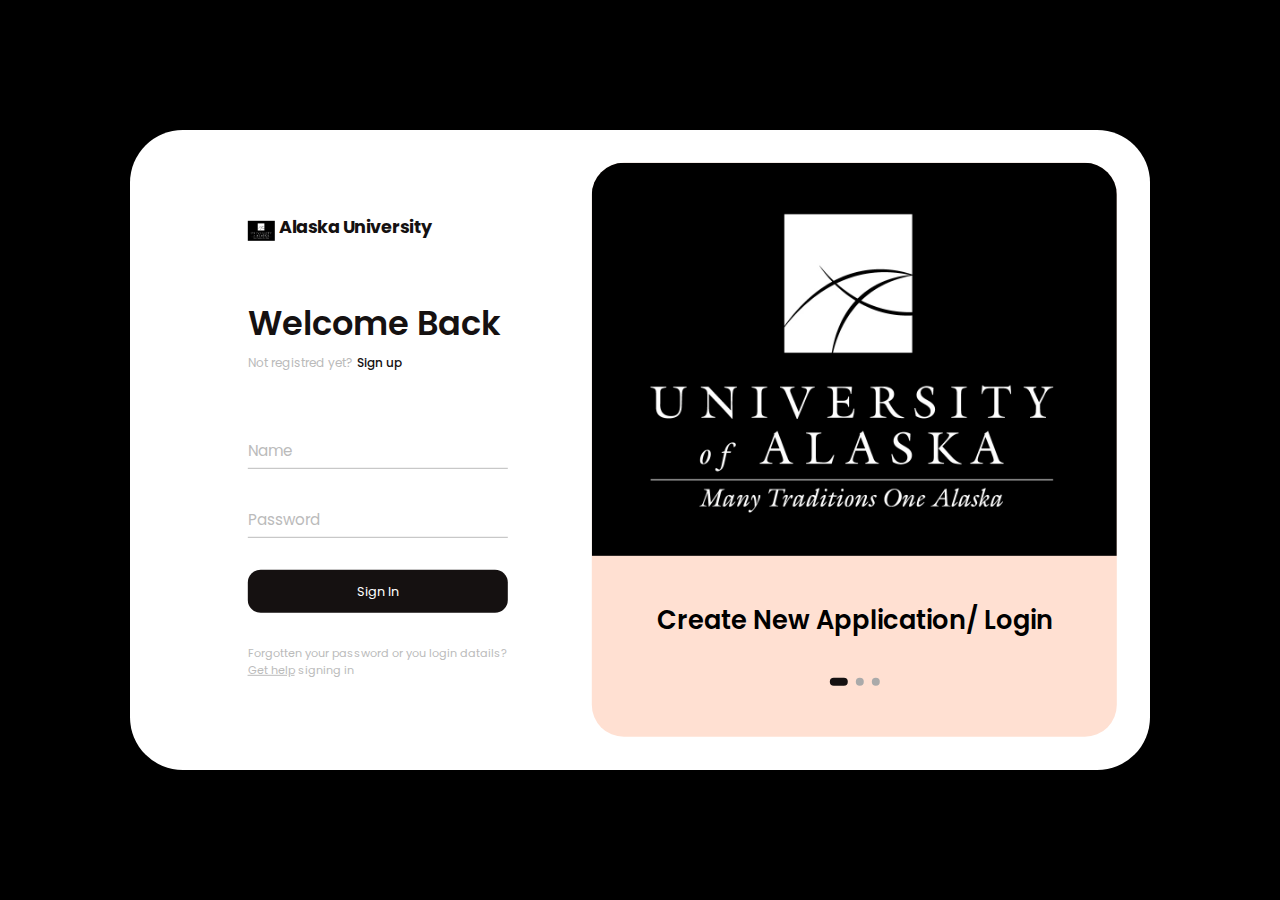
<file: index.html>
<!DOCTYPE html>
<html lang="en">
  <head>
    <meta charset="UTF-8" />
    <meta http-equiv="X-UA-Compatible" content="IE=edge" />
    <meta name="viewport" content="width=device-width, initial-scale=1.0" />
    <title>Alaska Unversity Sign in & Sign up Form</title>
    <link rel="stylesheet" href="style.css" />
  </head>
  <body>
    <main>
      <div class="box">
        <div class="inner-box">
          <div class="forms-wrap">
            <form action="index.html" autocomplete="off" class="sign-in-form">
              <div class="logo">
                <img src="./img/b_wrev.jpg" alt="easyclass" />
                <h4>Alaska University</h4>
              </div>

              <div class="heading">
                <h2>Welcome Back</h2>
                <h6>Not registred yet?</h6>
                <a href="#" class="toggle">Sign up</a>
              </div>

              <div class="actual-form">
                <div class="input-wrap">
                  <input
                    type="text"
                    minlength="4"
                    class="input-field name-field"
                    autocomplete="off"
                    required
                  />
                  <label>Name</label>
                </div>

                <div class="input-wrap">
                  <input
                    type="password"
                    minlength="4"
                    class="input-field password-field"
                    autocomplete="off"
                    required
                  />
                  <label>Password</label>
                </div>

                <input type="submit" value="Sign In" class="sign-btn" />

                <p class="text">
                  Forgotten your password or you login datails?
                  <a href="#">Get help</a> signing in
                </p>
              </div>
            </form>

            <form action="index.html" autocomplete="off" class="sign-up-form">
              <div class="logo">
                <img src="./img/b_wrev.jpg" alt="easyclass" />
                <h4>Alaska University</h4>
              </div>

              <div class="heading">
                <h2>Get Started</h2>
                <h6>Already have an account?</h6>
                <a href="#" class="toggle">Sign in</a>
              </div>

              <div class="actual-form">
                <div class="input-wrap">
                  <input
                    type="text"
                    minlength="4"
                    class="input-field name-field"
                    autocomplete="off"
                    required
                  />
                  <label>Name</label>
                </div>

                <div class="input-wrap">
                  <input
                    type="email"
                    class="input-field password-field"
                    autocomplete="off"
                    required
                  />
                  <label>Email</label>
                </div>

                <div class="input-wrap">
                  <input
                    type="password"
                    minlength="4"
                    class="input-field"
                    autocomplete="off"
                    required
                  />
                  <label>Password</label>
                </div>

                <input type="submit" value="Sign Up" class="sign-btn" />

                <p class="text">
                  By signing up, I agree to the
                  <a href="#">Terms of Services</a> and
                  <a href="#">Privacy Policy</a>
                </p>
              </div>
            </form>
          </div>

          <div class="carousel">
            <div class="images-wrapper">
              <img src="./img/b_wrev.jpg" class="image img-1 show" alt="" />
              <img src="./img/images.jpeg" class="image img-2" alt="" />
              <img src="./img/image3.png" class="image img-3" alt="" />
            </div>

            <div class="text-slider">
              <div class="text-wrap">
                <div class="text-group">
                  <h2>Create New Application/ Login</h2>
                  <h2>Customize as you like</h2>
                  <h2>Invite students to your class</h2>
                </div>
              </div>

              <div class="bullets">
                <span class="active" data-value="1"></span>
                <span data-value="2"></span>
                <span data-value="3"></span>
              </div>
            </div>
          </div>
        </div>
      </div>
    </main>
    
    <!-- Javascript file -->

    <script src="app.js"></script>
  </body>
</html>
</file>
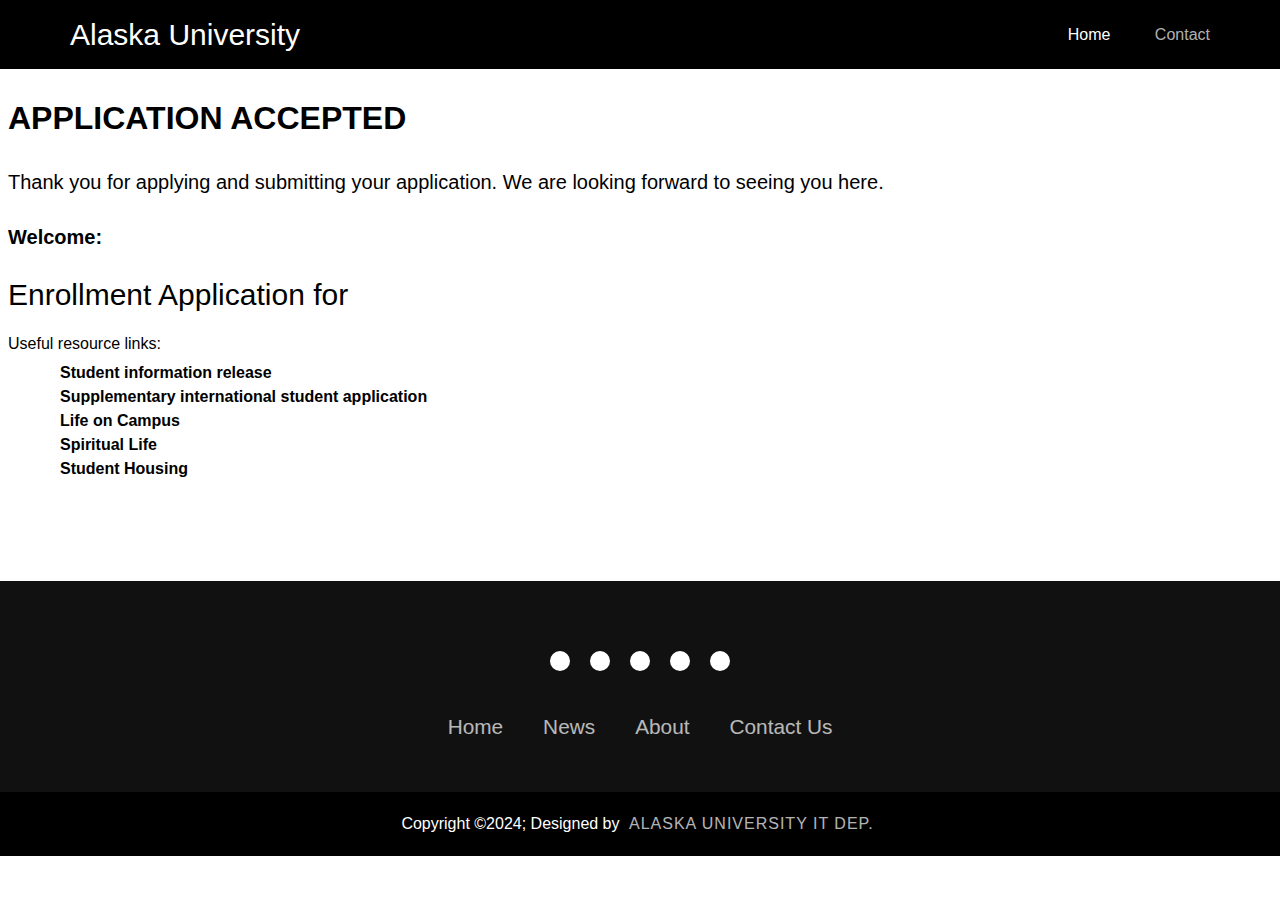
<file: display.html>
<!DOCTYPE html>
<html lang="en">
<head>
  <title>AU admission page</title>
  <meta charset="utf-8">
  <meta name="viewport" content="width=device-width, initial-scale=1">
  <link rel="stylesheet" href="/styledisp.css">
  <link rel="stylesheet" href="https://cdnjs.cloudflare.com/ajax/libs/font-awesome/6.5.1/css/all.min.css" integrity="sha512-DTOQO9RWCH3ppGqcWaEA1BIZOC6xxalwEsw9c2QQeAIftl+Vegovlnee1c9QX4TctnWMn13TZye+giMm8e2LwA==" crossorigin="anonymous" referrerpolicy="no-referrer" />
</head>
<body>


 <header class="header">
    <div class="container">
        <div class="row align-items-center justify-content-between">
           <div class="logo">
             <a href="https://www.uaa.alaska.edu/">Alaska University</a>
           </div>
           <input type="checkbox" id="nav-check">
           <label for="nav-check" class="nav-toggler">
              <span></span>
           </label>
           <nav class="nav">
              <ul>
                 <li><a href="https://www.uaa.alaska.edu/" class="active">Home</a></li>
                
                 
                 <li><a href="https://www.uaa.alaska.edu/">contact</a></li>
              </ul>
           </nav>
        </div>
    </div>
 </header>

 <div class="body" >
    <h1 class="first">APPLICATION ACCEPTED</h1>
    <p class="second" style="font-size: 20px;">Thank you for applying and submitting your application. 
        We are looking forward to seeing you here.
     </p>
     <h4 class="third" style="font-size: 20px;">Welcome:</h2>
        <ul class="fifth">
            <li style="font-size: 30px;">Enrollment Application for <span class="name"></span></li>
        </ul>

        <p class="pi">Useful resource links:</p>
        <h4 class="six">
            
            <ul class="list">
                
                <li>Student information release</li>
                <li>Supplementary international student application</li>
                <li>Life on Campus</li>
                <li>Spiritual Life</li>
                <li>Student Housing</li>
            </ul>
        </h4>
 </div>
 
 <footer>
    <div class="footerContainer">
        <div class="socialIcons">
            <a href="https://www.facebook.com/UAAnchorage"><i class="fa-brands fa-facebook"></i></a>
            <a href="https://instagram.com/ua.anchorage/"><i class="fa-brands fa-instagram"></i></a>
            <a href="https://twitter.com/uaanchorage"><i class="fa-brands fa-twitter"></i></a>
            <a href=""><i class="fa-brands fa-google-plus"></i></a>
            <a href="https://www.youtube.com/user/UAAnchorage"><i class="fa-brands fa-youtube"></i></a>
        </div>
        <div class="footerNav">
            <ul><li><a href="https://www.uaa.alaska.edu/">Home</a></li>
                <li><a href="https://www.uaa.alaska.edu/press/">News</a></li>
                <li><a href="https://www.uaa.alaska.edu/students/registrar/ferpa.cshtml">About</a></li>
                <li><a href="https://www.uaa.alaska.edu/contact.cshtml">Contact Us</a></li>
                
            </ul>
        </div>
        
    </div>
    <div class="footerBottom">
        <p>Copyright &copy;2024; Designed by <span class="designer">Alaska University IT Dep.</span></p>
    </div>
 </footer>

 <script>
    const savedName = localStorage.getItem('name')
    const name = document.querySelector('.name')

    name.textContent = savedName

 </script>
</body>
</html>
</file>
<file: style.css>
@import url("https://fonts.googleapis.com/css2?family=Poppins:wght@200;300;400;500;600;700;800&display=swap");

*,
*::before,
*::after {
  padding: 0;
  margin: 0;
  box-sizing: border-box;
}

body,
input {
  font-family: "Poppins", sans-serif;
}

main {
  width: 100%;
  min-height: 100vh;
  overflow: hidden;
  background-color: black;
  padding: 2rem;
  display: flex;
  align-items: center;
  justify-content: center;
}

.box {
  position: relative;
  width: 100%;
  max-width: 1020px;
  height: 640px;
  background-color: #fff;
  border-radius: 3.3rem;
  box-shadow: 0 60px 40px -30px rgba(0, 0, 0, 0.27);
}

.inner-box {
  position: absolute;
  width: calc(100% - 4.1rem);
  height: calc(100% - 4.1rem);
  top: 50%;
  left: 50%;
  transform: translate(-50%, -50%);
}

.forms-wrap {
  position: absolute;
  height: 100%;
  width: 45%;
  top: 0;
  left: 0;
  display: grid;
  grid-template-columns: 1fr;
  grid-template-rows: 1fr;
  transition: 0.8s ease-in-out;
}

form {
  max-width: 260px;
  width: 100%;
  margin: 0 auto;
  height: 100%;
  display: flex;
  flex-direction: column;
  justify-content: space-evenly;
  grid-column: 1 / 2;
  grid-row: 1 / 2;
  transition: opacity 0.02s 0.4s;
}

form.sign-up-form {
  opacity: 0;
  pointer-events: none;
}

.logo {
  display: flex;
  align-items: center;
}

.logo img {
  width: 27px;
  margin-right: 0.3rem;
}

.logo h4 {
  font-size: 1.1rem;
  margin-top: -9px;
  letter-spacing: -0.5px;
  color: #151111;
}

.heading h2 {
  font-size: 2.1rem;
  font-weight: 600;
  color: #151111;
}

.heading h6 {
  color: #bababa;
  font-weight: 400;
  font-size: 0.75rem;
  display: inline;
}

.toggle {
  color: #151111;
  text-decoration: none;
  font-size: 0.75rem;
  font-weight: 500;
  transition: 0.3s;
}

.toggle:hover {
  color: #8371fd;
}

.input-wrap {
  position: relative;
  height: 37px;
  margin-bottom: 2rem;
}

.input-field {
  position: absolute;
  width: 100%;
  height: 100%;
  background: none;
  border: none;
  outline: none;
  border-bottom: 1px solid #bbb;
  padding: 0;
  font-size: 0.95rem;
  color: #151111;
  transition: 0.4s;
}

label {
  position: absolute;
  left: 0;
  top: 50%;
  transform: translateY(-50%);
  font-size: 0.95rem;
  color: #bbb;
  pointer-events: none;
  transition: 0.4s;
}

.input-field.active {
  border-bottom-color: #151111;
}

.input-field.active + label {
  font-size: 0.75rem;
  top: -2px;
}

.sign-btn {
  display: inline-block;
  width: 100%;
  height: 43px;
  background-color: #151111;
  color: #fff;
  border: none;
  cursor: pointer;
  border-radius: 0.8rem;
  font-size: 0.8rem;
  margin-bottom: 2rem;
  transition: 0.3s;
}

.sign-btn:hover {
  background-color: #8371fd;
}

.text {
  color: #bbb;
  font-size: 0.7rem;
}

.text a {
  color: #bbb;
  transition: 0.3s;
}

.text a:hover {
  color: #8371fd;
}

main.sign-up-mode form.sign-in-form {
  opacity: 0;
  pointer-events: none;
}

main.sign-up-mode form.sign-up-form {
  opacity: 1;
  pointer-events: all;
}

main.sign-up-mode .forms-wrap {
  left: 55%;
}

main.sign-up-mode .carousel {
  left: 0%;
}

.carousel {
  position: absolute;
  height: 100%;
  width: 55%;
  left: 45%;
  top: 0;
  background-color: #ffe0d2;
  border-radius: 2rem;
  display: grid;
  grid-template-rows: auto 1fr;
  padding-bottom: 2rem;
  overflow: hidden;
  transition: 0.8s ease-in-out;
}

.images-wrapper {
  display: grid;
  grid-template-columns: 1fr;
  grid-template-rows: 1fr;
}

.image {
  width: 100%;
  grid-column: 1/2;
  grid-row: 1/2;
  opacity: 0;
  transition: opacity 0.3s, transform 0.5s;
}

.img-1 {
  transform: translate(0, -50px);
}

.img-2 {
  transform: scale(0.4, 0.5);
}

.img-3 {
  transform: scale(0.3) rotate(-20deg);
}

.image.show {
  opacity: 1;
  transform: none;
}

.text-slider {
  display: flex;
  align-items: center;
  justify-content: center;
  flex-direction: column;
}

.text-wrap {
  max-height: 2.2rem;
  overflow: hidden;
  margin-bottom: 2.5rem;
}

.text-group {
  display: flex;
  flex-direction: column;
  text-align: center;
  transform: translateY(0);
  transition: 0.5s;
}

.text-group h2 {
  line-height: 2.2rem;
  font-weight: 600;
  font-size: 1.6rem;
}

.bullets {
  display: flex;
  align-items: center;
  justify-content: center;
}

.bullets span {
  display: block;
  width: 0.5rem;
  height: 0.5rem;
  background-color: #aaa;
  margin: 0 0.25rem;
  border-radius: 50%;
  cursor: pointer;
  transition: 0.3s;
}

.bullets span.active {
  width: 1.1rem;
  background-color: #151111;
  border-radius: 1rem;
}

@media (max-width: 850px) {
  .box {
    height: auto;
    max-width: 550px;
    overflow: hidden;
  }

  .inner-box {
    position: static;
    transform: none;
    width: revert;
    height: revert;
    padding: 2rem;
  }

  .forms-wrap {
    position: revert;
    width: 100%;
    height: auto;
  }

  form {
    max-width: revert;
    padding: 1.5rem 2.5rem 2rem;
    transition: transform 0.8s ease-in-out, opacity 0.45s linear;
  }

  .heading {
    margin: 2rem 0;
  }

  form.sign-up-form {
    transform: translateX(100%);
  }

  main.sign-up-mode form.sign-in-form {
    transform: translateX(-100%);
  }

  main.sign-up-mode form.sign-up-form {
    transform: translateX(0%);
  }

  .carousel {
    position: revert;
    height: auto;
    width: 100%;
    padding: 3rem 2rem;
    display: flex;
  }

  .images-wrapper {
    display: none;
  }

  .text-slider {
    width: 100%;
  }
}

@media (max-width: 530px) {
  main {
    padding: 1rem;
  }

  .box {
    border-radius: 2rem;
  }

  .inner-box {
    padding: 1rem;
  }

  .carousel {
    padding: 1.5rem 1rem;
    border-radius: 1.6rem;
  }

  .text-wrap {
    margin-bottom: 1rem;
  }

  .text-group h2 {
    font-size: 1.2rem;
  }

  form {
    padding: 1rem 2rem 1.5rem;
  }
}
</file>
<file: styledisp.css>
:root{
  --color-1: black;
}
body{
	line-height: 1.5;
	font-family: sans-serif;
	background-color: white;
}
*{
	box-sizing: border-box;
	margin:0;
	padding:0;
}
a{
	text-decoration: none;
}
ul{
	list-style: none;
}
.container{
	max-width: 1170px;
	margin: auto;
}
.row{
	display: flex;
	flex-wrap: wrap;
}
.align-items-center{
	align-items: center;
}
.justify-content-between{
	justify-content: space-between;
}
/*header*/
.header{
	background-color: var(--color-1);
	padding:12px 0;
	position: relative;
}
.header .logo,
.header .nav{
	padding:0 15px;
}
.header .logo a{
	font-size: 30px;
	color: #ffffff;
	text-transform: capitalize;
}
.header .nav ul li{
	display: inline-block;
	margin-left: 40px;
}
.header .nav ul li a{
	display: block;
	font-size: 16px;
	padding:10px 0;
	color: rgba(255,255,255,0.7);
	text-transform: capitalize;
	transition: all 0.5s ease;
}
.header .nav ul li a:hover,
.header .nav ul li a.active{
	color: #ffffff;
}
.header #nav-check{
	position: absolute;
	opacity:0;
	pointer-events: none;
}
.nav-toggler{
	height: 34px;
	width: 44px;
	background-color: #ffffff;
	border-radius: 4px;
	cursor: pointer;
	display: none;
	align-items: center;
	justify-content: center;
	margin-right: 15px;
}
.nav-toggler span{
	display: block;
	height: 2px;
	width: 20px;
	background-color: var(--color-1);
	position: relative;
}
.nav-toggler span::before,
.nav-toggler span::after{
   content: '';
   position: absolute;
   width: 100%;
   height: 100%;
   background-color: var(--color-1);
   left:0;
}
.nav-toggler span::before{
	top: -6px;
}
.nav-toggler span::after{
	top: 6px;
}
@media(max-width: 991px){
    .nav-toggler{
    	display: flex;
    }
    .header .nav{
    	position: absolute;
    	left:0;
    	top:100%;
    	width: 100%;
    	background-color: var(--color-1);
    	border-top: 1px solid rgba(255,255,255,0.2);
    	opacity:0;
    	visibility: hidden;
    }
    .header .nav ul li{
    	display: block;
    	margin:0;
    }
    .header #nav-check:checked ~ .nav{
       opacity: 1;
       visibility: visible;
    }
    .header #nav-check:focus ~ .nav-toggler{
    	box-shadow: 0 0 15px #000000;
    }
    .header #nav-check:checked ~ .nav-toggler span{
    	background-color: transparent;
    }
    .header #nav-check:checked ~ .nav-toggler span::before{
    	top:0;
    	transform: rotate(45deg);
    }
    .header #nav-check:checked ~ .nav-toggler span::after{
    	top:0;
    	transform: rotate(-45deg);
    }
}
footer{
    background-color: #111;
}
.footerContainer{
    width: 100%;
    padding: 60px 30px 20px ;
}
.socialIcons{
    display: flex;
    justify-content: center;
}
.socialIcons a{
    text-decoration: none;
    padding:  10px;
    background-color: white;
    margin: 10px;
    border-radius: 50%;
}
.socialIcons a i{
    font-size: 2em;
    color: black;
    opacity: 0,9;
}
/* Hover affect on social media icon */
.socialIcons a:hover{
    background-color: #111;
    transition: 0.5s;
}
.socialIcons a:hover i{
    color: white;
    transition: 0.5s;
}
.footerNav{
    margin: 30px 0;
}
.footerNav ul{
    display: flex;
    justify-content: center;
    list-style-type: none;
}
.footerNav ul li a{
    color:white;
    margin: 20px;
    text-decoration: none;
    font-size: 1.3em;
    opacity: 0.7;
    transition: 0.5s;

}
.footerNav ul li a:hover{
    opacity: 1;
}
.footerBottom{
    background-color: #000;
    padding: 20px;
    text-align: center;
}
.footerBottom p{
    color: white;
}
.designer{
    opacity: 0.7;
    text-transform: uppercase;
    letter-spacing: 1px;
    font-weight: 400;
    margin: 0px 5px;
}
@media (max-width: 700px){
    .footerNav ul{
        flex-direction: column;
    } 
    .footerNav ul li{
        width:100%;
        text-align: center;
        margin: 10px;
    }
    .socialIcons a{
        padding: 8px;
        margin: 4px;
    }
}

.first{
	margin-top: 25px;
	margin-left: 8px;
}

.second{
	margin-top: 25px;
	margin-left: 8px;
	margin-bottom: 15px;
}

.third{
	margin-top: 25px;
	margin-left: 8px;
	margin-bottom: 20px;
}

.fourth{
	margin-top: 15px;
	margin-left: 8px;
}

.fifth{
	margin-top: 15px;
	margin-left: 8px;
}
.pi{
	margin-top: 15px;
	margin-left: 8px;
}
.six{
	margin-top: 5px;
	margin-left: 60px;
	list-style: circle;
	margin-bottom: 100px;
}
</file>
